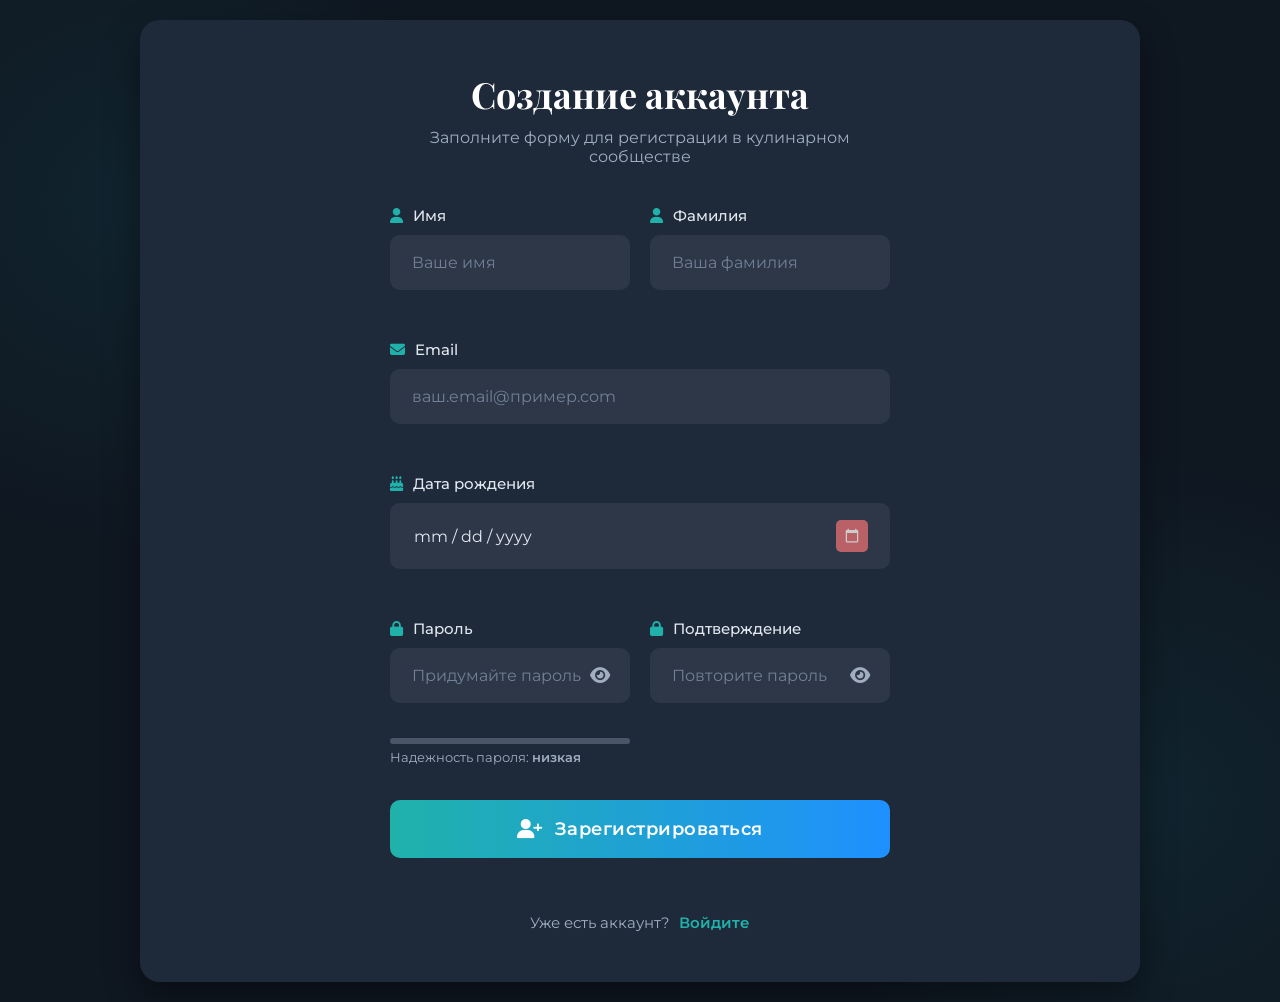
<file: authentication/registration.html>
<!DOCTYPE html>
<html lang="ru">
<head>
    <meta charset="UTF-8">
    <meta name="viewport" content="width=device-width, initial-scale=1.0">
    <title>Регистрация в приложении рецептов</title>
    <link rel="stylesheet" href="registration.css">
    <link rel="stylesheet" href="https://cdnjs.cloudflare.com/ajax/libs/font-awesome/6.4.0/css/all.min.css">
    <link rel="stylesheet" href="https://fonts.googleapis.com/css2?family=Montserrat:wght@300;400;500;600&family=Playfair+Display:wght@600;700&display=swap">
</head>
<body>
    <div class="container">
        <div class="right-side">
            <div class="register-form-container">
                <div class="form-header">
                    <h2>Создание аккаунта</h2>
                    <p>Заполните форму для регистрации в кулинарном сообществе</p>
                </div>
                
                <form id="registerForm" class="register-form">
                    <div class="form-row">
                        <div class="input-group">
                            <label for="firstName">
                                <i class="fas fa-user"></i> Имя
                            </label>
                            <input type="text" id="firstName" name="firstName" placeholder="Ваше имя" required>
                            <div class="error-message" id="firstName-error"></div>
                        </div>
                        
                        <div class="input-group">
                            <label for="lastName">
                                <i class="fas fa-user"></i> Фамилия
                            </label>
                            <input type="text" id="lastName" name="lastName" placeholder="Ваша фамилия" required>
                            <div class="error-message" id="lastName-error"></div>
                        </div>
                    </div>
                    
                    <div class="input-group">
                        <label for="email">
                            <i class="fas fa-envelope"></i> Email
                        </label>
                        <input type="email" id="email" name="email" placeholder="ваш.email@пример.com" required>
                        <div class="error-message" id="email-error"></div>
                    </div>
                    
                    <div class="input-group">
                        <label for="birthDate">
                            <i class="fas fa-birthday-cake"></i> Дата рождения
                        </label>
                        <input type="date" id="birthDate" name="birthDate" required>
                        <div class="error-message" id="birthDate-error"></div>
                    </div>
                    
                    <div class="form-row">
                        <div class="input-group">
                            <label for="password">
                                <i class="fas fa-lock"></i> Пароль
                            </label>
                            <div class="password-wrapper">
                                <input type="password" id="password" name="password" placeholder="Придумайте пароль" required>
                                <button type="button" class="toggle-password" id="togglePassword">
                                    <i class="fas fa-eye"></i>
                                </button>
                            </div>
                            <div class="error-message" id="password-error"></div>
                            <div class="password-strength">
                                <div class="strength-bar"></div>
                                <div class="strength-text">Надежность пароля: <span>низкая</span></div>
                            </div>
                        </div>
                        
                        <div class="input-group">
                            <label for="confirmPassword">
                                <i class="fas fa-lock"></i> Подтверждение
                            </label>
                            <div class="password-wrapper">
                                <input type="password" id="confirmPassword" name="confirmPassword" placeholder="Повторите пароль" required>
                                <button type="button" class="toggle-password" id="toggleConfirmPassword">
                                    <i class="fas fa-eye"></i>
                                </button>
                            </div>
                            <div class="error-message" id="confirmPassword-error"></div>
                        </div>
                    </div>
                    
                    <button type="submit" class="register-btn">
                        <i class="fas fa-user-plus"></i> Зарегистрироваться
                    </button>
                    
                    <div class="login-link">
                        Уже есть аккаунт? <a href="http://localhost:4000/authentication/authentication.html">Войдите</a>
                    </div>
                </form>
            </div>
        </div>
    </div>
    
    <script src="registration.js"></script>
</body>
</html>
</file>
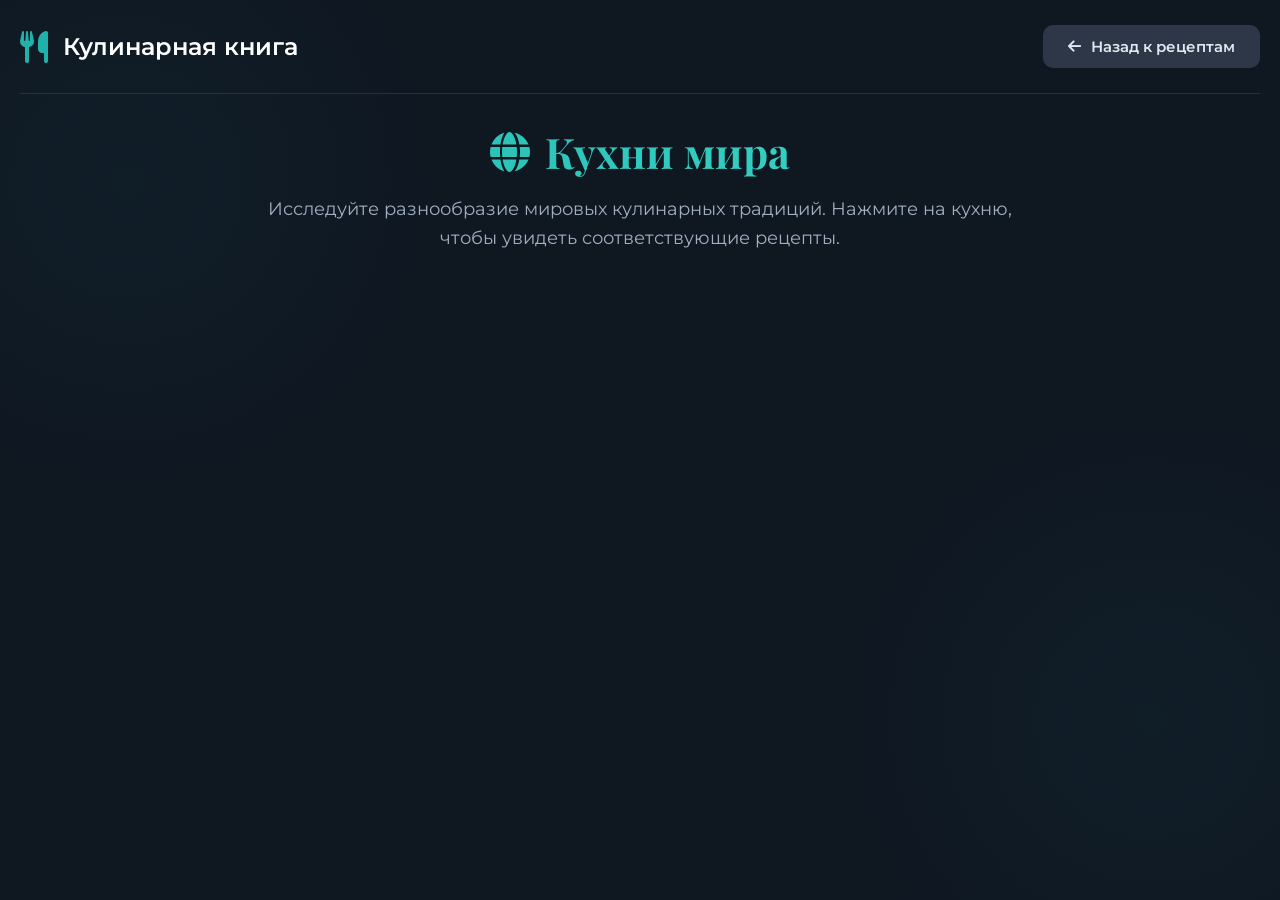
<file: cuisines/cuisines.html>
<!DOCTYPE html>
<html lang="ru">
<head>
    <meta charset="UTF-8">
    <meta name="viewport" content="width=device-width, initial-scale=1.0">
    <title>Кухни мира - Кулинарная книга</title>
    <link rel="stylesheet" href="cuisines.css">
    <link rel="stylesheet" href="https://cdnjs.cloudflare.com/ajax/libs/font-awesome/6.4.0/css/all.min.css">
    <link rel="stylesheet" href="https://fonts.googleapis.com/css2?family=Montserrat:wght@300;400;500;600&family=Playfair+Display:wght@600;700&display=swap">
</head>
<body>
    <div class="container">
        <header class="header">
            <div class="logo">
                <i class="fas fa-utensils"></i>
                <span>Кулинарная книга</span>
            </div>
            
            <div class="header-actions">
                <button class="back-btn" onclick="window.location.href='http:/\/localhost:4000/index.html'">
                    <i class="fas fa-arrow-left"></i> Назад к рецептам
                </button>
            </div>
        </header>
        
        <main class="main-content">
            <div class="page-header">
                <h1><i class="fas fa-globe"></i> Кухни мира</h1>
                <p>Исследуйте разнообразие мировых кулинарных традиций. Нажмите на кухню, чтобы увидеть соответствующие рецепты.</p>
            </div>
            
            <div class="cuisines-grid" id="cuisinesGrid">
                
            </div>
        </main>
    </div>
    
    <template id="cuisineCardTemplate">
        <div class="cuisine-card">
            <div class="cuisine-image">
                <img src="" alt="Кухня">
            </div>
            <div class="cuisine-content">
                <h3 class="cuisine-title">Название кухни</h3>
                <p class="cuisine-description">Описание кухни...</p>
            </div>
        </div>
    </template>
    
    <script src="cuisines.js"></script>
</body>
</html>
</file>
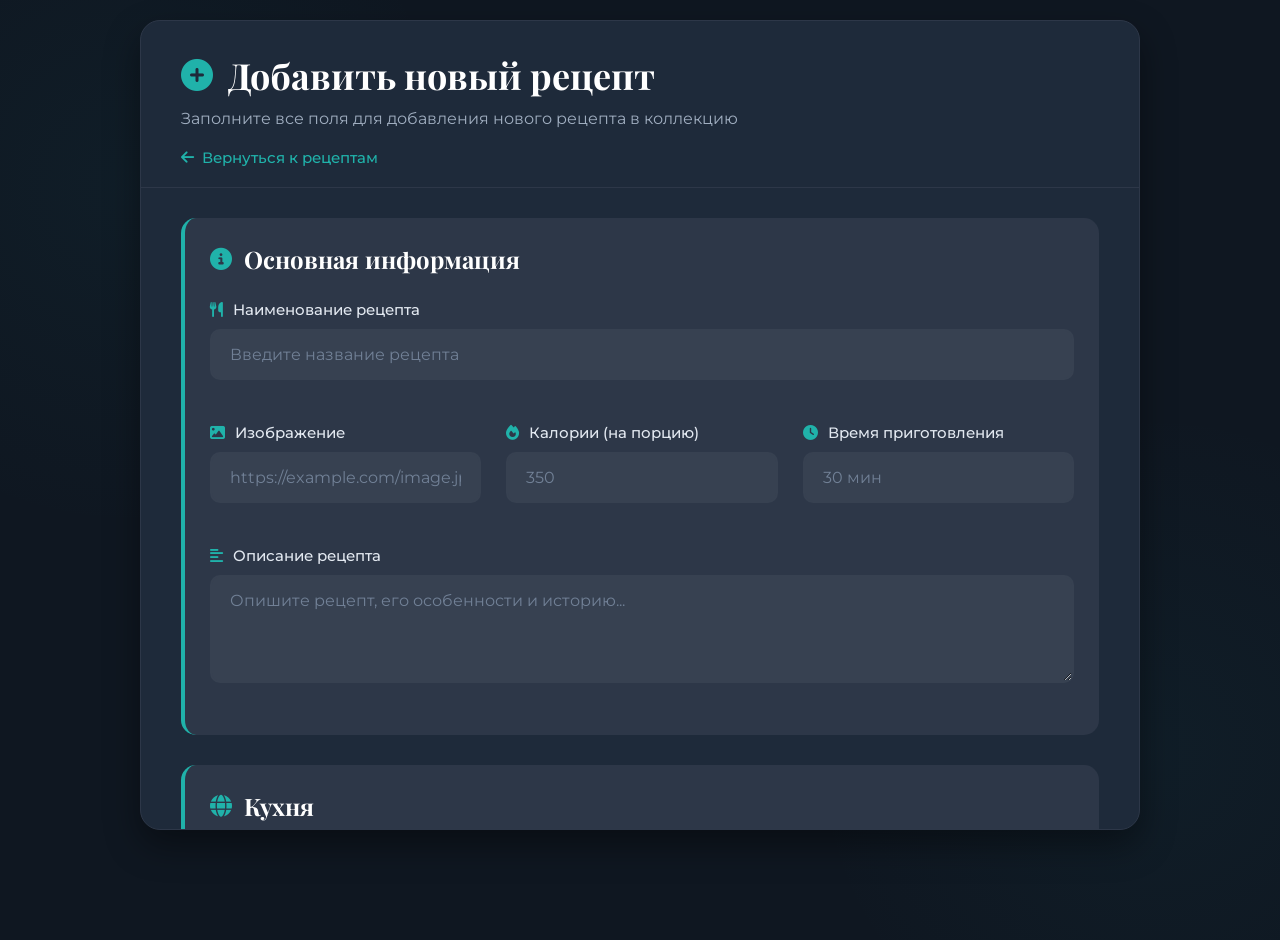
<file: new_recipe/new_recipe.html>
<!DOCTYPE html>
<html lang="ru">
<head>
    <meta charset="UTF-8">
    <meta name="viewport" content="width=device-width, initial-scale=1.0">
    <title>Добавить новый рецепт</title>
    <link rel="stylesheet" href="new_recipe.css">
    <link rel="stylesheet" href="https://cdnjs.cloudflare.com/ajax/libs/font-awesome/6.4.0/css/all.min.css">
    <link rel="stylesheet" href="https://fonts.googleapis.com/css2?family=Montserrat:wght@300;400;500;600&family=Playfair+Display:wght@600;700&display=swap">
</head>
<body>
    <div class="container">
        <div class="form-card">
            <div class="form-header">
                <h1><i class="fas fa-plus-circle"></i> Добавить новый рецепт</h1>
                <p>Заполните все поля для добавления нового рецепта в коллекцию</p>
                <a href="http://localhost:4000/index.html" class="back-link">
                    <i class="fas fa-arrow-left"></i> Вернуться к рецептам
                </a>
            </div>
            
            <form id="addRecipeForm" class="add-recipe-form">
                <div class="form-section">
                    <h2><i class="fas fa-info-circle"></i> Основная информация</h2>
                    
                    <div class="form-row">
                        <div class="input-group full-width">
                            <label for="recipeName">
                                <i class="fas fa-utensils"></i> Наименование рецепта
                            </label>
                            <input type="text" id="recipeName" name="recipeName" placeholder="Введите название рецепта" required>
                            <div class="error-message" id="recipeName-error"></div>
                        </div>
                    </div>
                    
                    <div class="form-row">
                        <div class="input-group">
                            <label for="recipeImage">
                                <i class="fas fa-image"></i> Изображение
                            </label>
                            <input type="url" id="recipeImage" name="recipeImage" placeholder="https://example.com/image.jpg" required>
                            <div class="error-message" id="recipeImage-error"></div>
                        </div>
                        
                        <div class="input-group">
                            <label for="recipeCalories">
                                <i class="fas fa-fire"></i> Калории (на порцию)
                            </label>
                            <input type="number" id="recipeCalories" name="recipeCalories" placeholder="350" min="1" required>
                            <div class="error-message" id="recipeCalories-error"></div>
                        </div>
                        
                        <div class="input-group">
                            <label for="recipeTime">
                                <i class="fas fa-clock"></i> Время приготовления
                            </label>
                            <input type="text" id="recipeTime" name="recipeTime" placeholder="30 мин" required>
                            <div class="error-message" id="recipeTime-error"></div>
                        </div>
                    </div>
                    
                    <div class="form-row">
                        <div class="input-group full-width">
                            <label for="recipeDescription">
                                <i class="fas fa-align-left"></i> Описание рецепта
                            </label>
                            <textarea id="recipeDescription" name="recipeDescription" placeholder="Опишите рецепт, его особенности и историю..." rows="4" required></textarea>
                            <div class="error-message" id="recipeDescription-error"></div>
                        </div>
                    </div>
                </div>
                
                <div class="form-section">
                    <h2><i class="fas fa-globe"></i> Кухня</h2>
                    
                    <div class="form-row">
                        <div class="input-group">
                            <label for="cuisineName">
                                <i class="fas fa-flag"></i> Наименование кухни
                            </label>
                            <select id="cuisineName" name="cuisineName" required>
                                <option value="">Выберите кухню</option>
                            </select>
                            <div class="error-message" id="cuisineName-error"></div>
                        </div>
                        
                        <div class="checkbox-group">
                            <label for="newCuisine" class="checkbox-label">
                                <input type="checkbox" id="newCuisine" name="newCuisine">
                                <span>Новая кухня</span>
                            </label>
                        </div>
                    </div>
                    
                    <div class="conditional-fields" id="cuisineFields">
                        <div class="form-row">
                            <div class="input-group">
                                <label for="cuisineImage">
                                    <i class="fas fa-image"></i> Изображение кухни
                                </label>
                                <input type="url" id="cuisineImage" name="cuisineImage" placeholder="https://example.com/cuisine.jpg">
                            </div>
                            
                            <div class="input-group">
                                <label for="cuisineDescription">
                                    <i class="fas fa-align-left"></i> Описание кухни
                                </label>
                                <textarea id="cuisineDescription" name="cuisineDescription" placeholder="Опишите особенности этой кухни..." rows="3"></textarea>
                            </div>
                        </div>
                    </div>
                </div>
                
                <div class="form-section">
                    <h2><i class="fas fa-tag"></i> Категория</h2>
                    
                    <div class="form-row">
                        <div class="input-group">
                            <label for="categoryName">
                                <i class="fas fa-list"></i> Наименование категории
                            </label>
                            <select id="categoryName" name="categoryName" required>
                                <option value="">Выберите категорию</option>
                            </select>
                            <div class="error-message" id="categoryName-error"></div>
                        </div>
                        
                        <div class="checkbox-group">
                            <label for="newCategory" class="checkbox-label">
                                <input type="checkbox" id="newCategory" name="newCategory">
                                <span>Новая категория</span>
                            </label>
                        </div>
                    </div>
                    
                    <div class="conditional-fields" id="categoryFields">
                        <div class="form-row">
                            <div class="input-group full-width">
                                <label for="categoryDescription">
                                    <i class="fas fa-align-left"></i> Описание категории
                                </label>
                                <textarea id="categoryDescription" name="categoryDescription" placeholder="Опишите эту категорию блюд..." rows="3"></textarea>
                            </div>
                        </div>
                    </div>
                </div>
                
                <div class="form-section">
                    <h2><i class="fas fa-list-ol"></i> Шаги приготовления</h2>
                    
                    <div class="table-container">
                        <table class="steps-table" id="stepsTable">
                            <thead>
                                <tr>
                                    <th>№</th>
                                    <th>Описание шага</th>
                                    <th>Действия</th>
                                </tr>
                            </thead>
                            <tbody id="stepsTableBody">
                                
                            </tbody>
                        </table>
                    </div>
                    
                    <div class="table-actions">
                        <button type="button" class="add-row-btn" id="addStepBtn">
                            <i class="fas fa-plus"></i> Добавить шаг
                        </button>
                        <div class="steps-counter" id="stepsCounter">Добавлено шагов: 0</div>
                    </div>
                </div>
                
                <div class="form-section">
                    <h2><i class="fas fa-carrot"></i> Ингредиенты</h2>
                    
                    <div class="table-container">
                        <table class="ingredients-table" id="ingredientsTable">
                            <thead>
                                <tr>
                                    <th>Новый</th>
                                    <th>Наименование</th>
                                    <th>Количество</th>
                                    <th>Единица измерения</th>
                                    <th>Изображение</th>
                                    <th>Действия</th>
                                </tr>
                            </thead>
                            <tbody id="ingredientsTableBody">
                                
                            </tbody>
                        </table>
                    </div>
                    
                    <div class="table-actions">
                        <button type="button" class="add-row-btn" id="addIngredientBtn">
                            <i class="fas fa-plus"></i> Добавить ингредиент
                        </button>
                        <div class="ingredients-counter" id="ingredientsCounter">Добавлено ингредиентов: 0</div>
                    </div>
                </div>
                           
                <div class="form-actions">
                    <button type="submit" class="submit-btn">
                        <i class="fas fa-save"></i> Записать рецепт
                    </button>
                </div>
            </form>
        </div>
    </div>
    
    <!-- Шаблон строки для шагов приготовления -->
    <template id="stepRowTemplate">
        <tr class="step-row">
            <td class="step-number">1</td>
            <td>
                <textarea class="step-description" placeholder="Опишите этот шаг приготовления..." rows="2" required></textarea>
                <div class="error-message step-description-error"></div>
            </td>
            <td class="actions-cell">
                <button type="button" class="delete-row-btn" title="Удалить шаг">
                    <i class="fas fa-trash"></i>
                </button>
            </td>
        </tr>
    </template>
    
    <!-- Шаблон строки для ингредиентов -->
    <template id="ingredientRowTemplate">
        <tr class="ingredient-row">
            <td>
                <div class="checkbox-group">
                    <label class="checkbox-label">
                        <input type="checkbox" class="new-ingredient">
                        <span></span>
                    </label>
                </div>
            </td>
            <td>
                <input type="text" class="ingredient-name" required>
                <div class="error-message ingredient-name-error"></div>
            </td>
            <td>
                <input type="number" class="ingredient-amount" placeholder="200" step="0.01" min="0" required>
                <div class="error-message ingredient-amount-error"></div>
            </td>
            <td>
                <select class="ingredient-unit" required>
                    <option value="">Выберите</option>
                    <option value="г">г.</option>
                    <option value="мл">мл.</option>
                    <option value="шт">шт.</option>
                </select>
                <div class="error-message ingredient-unit-error"></div>
            </td>
            <td class="ingredient-image-cell">
                <div class="ingredient-image-field">
                    <input type="url" class="ingredient-image" placeholder="URL изображения">
                </div>
            </td>
            <td class="actions-cell">
                <button type="button" class="delete-row-btn" title="Удалить ингредиент">
                    <i class="fas fa-trash"></i>
                </button>
            </td>
        </tr>
    </template>
    
    <script src="new_recipe.js"></script>
</body>
</html>
</file>
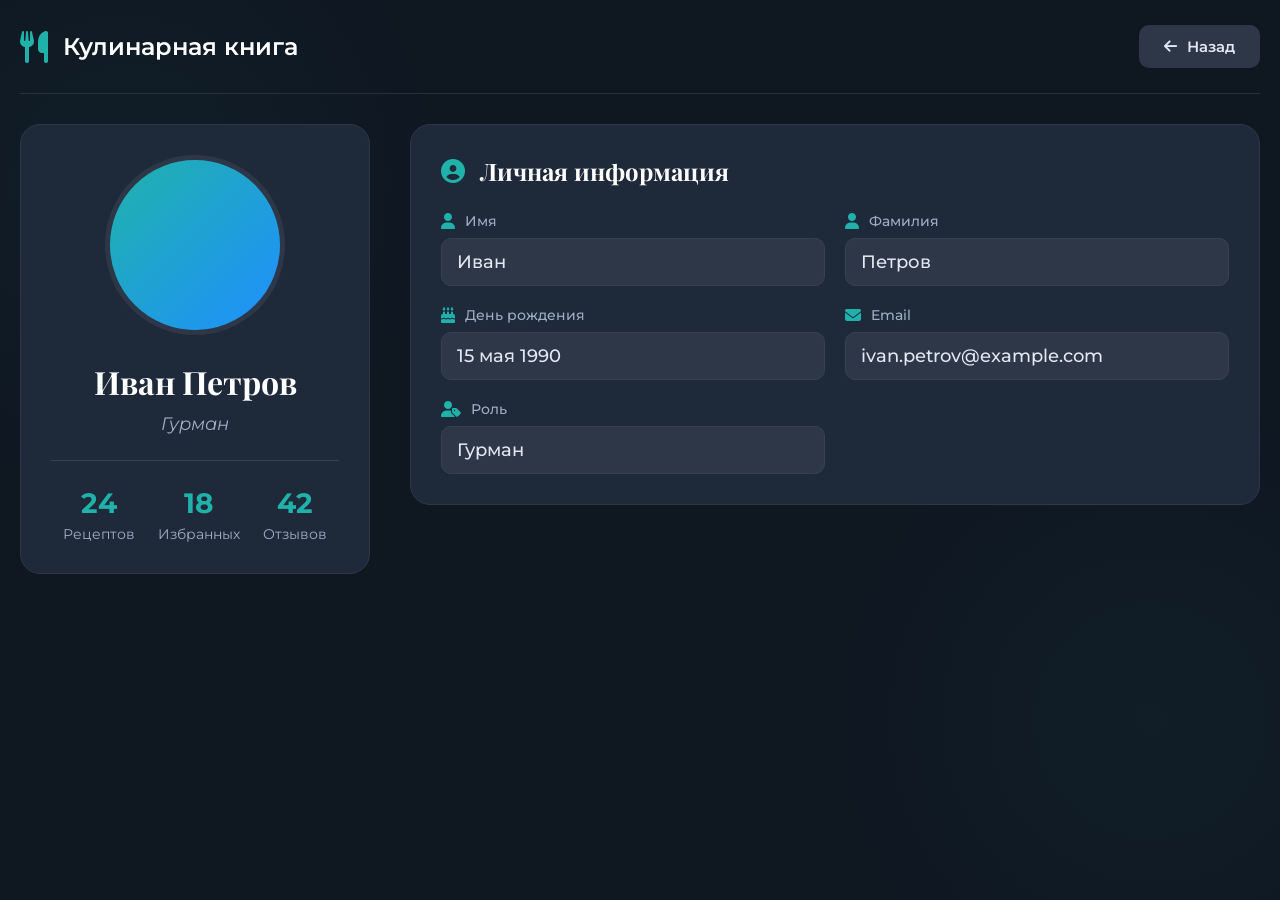
<file: profile/profile.html>
<!DOCTYPE html>
<html lang="ru">
<head>
    <meta charset="UTF-8">
    <meta name="viewport" content="width=device-width, initial-scale=1.0">
    <title>Профиль пользователя - Кулинарная книга</title>
    <link rel="stylesheet" href="profile.css">
    <link rel="stylesheet" href="https://cdnjs.cloudflare.com/ajax/libs/font-awesome/6.4.0/css/all.min.css">
    <link rel="stylesheet" href="https://fonts.googleapis.com/css2?family=Montserrat:wght@300;400;500;600&family=Playfair+Display:wght@600;700&display=swap">
</head>
<body>
    <div class="container">
        <header class="header">
            <div class="logo">
                <i class="fas fa-utensils"></i>
                <span>Кулинарная книга</span>
            </div>
            
            <div class="header-actions">
                <button class="back-btn" onclick="window.location.href='http:/\/localhost:4000/index.html'">
                    <i class="fas fa-arrow-left"></i> Назад
                </button>
                <!-- <button class="edit-profile-btn" id="editProfileBtn">
                    <i class="fas fa-edit"></i> Редактировать
                </button> -->
            </div>
        </header>
        
        <main class="main-content">
            <div class="profile-container">
                <div class="profile-left">
                    <div class="profile-avatar-section">
                        <div class="avatar-container">
                            <div class="avatar" id="userAvatar">
                                
                            </div>
                        </div>
                        <h1 class="profile-name" id="profileName">Иван Петров</h1>
                        <p class="profile-role" id="profileRole">Гурман</p>
                        <div class="profile-stats">
                            <div class="stat">
                                <div class="stat-number" id="recipesCount">24</div>
                                <div class="stat-label">Рецептов</div>
                            </div>
                            <div class="stat">
                                <div class="stat-number" id="favoritesCount">18</div>
                                <div class="stat-label">Избранных</div>
                            </div>
                            <div class="stat">
                                <div class="stat-number" id="reviewsCount">42</div>
                                <div class="stat-label">Отзывов</div>
                            </div>
                        </div>
                    </div>
                    
                    <!-- <div class="profile-quick-actions">
                        <h3><i class="fas fa-bolt"></i> Быстрые действия</h3>
                        <div class="actions-grid">
                            <button class="quick-action" onclick="window.location.href='add-recipe.html'">
                                <i class="fas fa-plus-circle"></i>
                                <span>Добавить рецепт</span>
                            </button>
                            <button class="quick-action" onclick="window.location.href='favorites.html'">
                                <i class="fas fa-heart"></i>
                                <span>Избранное</span>
                            </button>
                            <button class="quick-action" onclick="window.location.href='#reviews'">
                                <i class="fas fa-comment"></i>
                                <span>Мои отзывы</span>
                            </button>
                            <button class="quick-action" onclick="window.location.href='#settings'">
                                <i class="fas fa-cog"></i>
                                <span>Настройки</span>
                            </button>
                        </div>
                    </div> -->
                </div>
                
                <div class="profile-right">
                    <div class="profile-info-section">
                        <h2><i class="fas fa-user-circle"></i> Личная информация</h2>
                        
                        <div class="info-grid">
                            <div class="info-item">
                                <div class="info-label">
                                    <i class="fas fa-user"></i>
                                    <span>Имя</span>
                                </div>
                                <div class="info-value" id="userFirstName">Иван</div>
                            </div>
                            
                            <div class="info-item">
                                <div class="info-label">
                                    <i class="fas fa-user"></i>
                                    <span>Фамилия</span>
                                </div>
                                <div class="info-value" id="userLastName">Петров</div>
                            </div>
                            
                            <div class="info-item">
                                <div class="info-label">
                                    <i class="fas fa-birthday-cake"></i>
                                    <span>День рождения</span>
                                </div>
                                <div class="info-value" id="userBirthday">15 мая 1990</div>
                            </div>
                            
                            <div class="info-item">
                                <div class="info-label">
                                    <i class="fas fa-envelope"></i>
                                    <span>Email</span>
                                </div>
                                <div class="info-value" id="userEmail">ivan.petrov@example.com</div>
                            </div>
                            
                            <div class="info-item">
                                <div class="info-label">
                                    <i class="fas fa-user-tag"></i>
                                    <span>Роль</span>
                                </div>
                                <div class="info-value" id="userRole">Гурман</div>
                            </div>
                        </div>
                    </div>
                </div>
            </div>
        </main>
        
        <!-- Модальное окно редактирования профиля -->
        <div class="modal-overlay" id="editProfileModal">
            <div class="modal-container">
                <div class="modal-header">
                    <h2><i class="fas fa-edit"></i> Редактирование профиля</h2>
                    <button class="close-modal" id="closeEditModal">
                        <i class="fas fa-times"></i>
                    </button>
                </div>
                <div class="modal-content">
                    <form id="editProfileForm" class="edit-profile-form">
                        <div class="form-section">
                            <h3>Основная информация</h3>
                            
                            <div class="form-row">
                                <div class="input-group">
                                    <label for="editFirstName">
                                        <i class="fas fa-user"></i> Имя
                                    </label>
                                    <input type="text" id="editFirstName" name="firstName" required>
                                </div>
                                
                                <div class="input-group">
                                    <label for="editLastName">
                                        <i class="fas fa-user"></i> Фамилия
                                    </label>
                                    <input type="text" id="editLastName" name="lastName" required>
                                </div>
                            </div>
                            
                            <div class="form-row">
                                <div class="input-group">
                                    <label for="editBirthday">
                                        <i class="fas fa-birthday-cake"></i> День рождения
                                    </label>
                                    <input type="date" id="editBirthday" name="birthday" required>
                                </div>
                                
                                <div class="input-group">
                                    <label for="editEmail">
                                        <i class="fas fa-envelope"></i> Email
                                    </label>
                                    <input type="email" id="editEmail" name="email" required>
                                </div>
                            </div>
                            
                            <div class="input-group">
                                <label for="editBio">
                                    <i class="fas fa-align-left"></i> О себе
                                </label>
                                <textarea id="editBio" name="bio" rows="4" placeholder="Расскажите о себе..."></textarea>
                            </div>
                        </div>
                        
                        <div class="form-section">
                            <h3>Предпочтения</h3>
                            
                            <div class="form-row">
                                <div class="input-group">
                                    <label for="editFavoriteCuisine">
                                        <i class="fas fa-utensils"></i> Любимая кухня
                                    </label>
                                    <select id="editFavoriteCuisine" name="favoriteCuisine">
                                        <option value="">Выберите кухню</option>
                                        <option value="Итальянская">Итальянская</option>
                                        <option value="Французская">Французская</option>
                                        <option value="Японская">Японская</option>
                                        <option value="Мексиканская">Мексиканская</option>
                                        <option value="Русская">Русская</option>
                                        <option value="Другая">Другая</option>
                                    </select>
                                </div>
                                
                                <div class="input-group">
                                    <label for="editSkillLevel">
                                        <i class="fas fa-fire"></i> Уровень сложности
                                    </label>
                                    <select id="editSkillLevel" name="skillLevel">
                                        <option value="Начинающий">Начинающий</option>
                                        <option value="Средний">Средний</option>
                                        <option value="Продвинутый">Продвинутый</option>
                                        <option value="Шеф-повар">Шеф-повар</option>
                                    </select>
                                </div>
                            </div>
                            
                            <div class="form-row">
                                <div class="input-group">
                                    <label for="editCookingTime">
                                        <i class="fas fa-clock"></i> Время готовки
                                    </label>
                                    <select id="editCookingTime" name="cookingTime">
                                        <option value="До 30 мин">До 30 минут</option>
                                        <option value="30-60 мин">30-60 минут</option>
                                        <option value="1-2 часа">1-2 часа</option>
                                        <option value="Более 2 часов">Более 2 часов</option>
                                    </select>
                                </div>
                                
                                <div class="input-group">
                                    <label for="editDietType">
                                        <i class="fas fa-carrot"></i> Диета
                                    </label>
                                    <select id="editDietType" name="dietType">
                                        <option value="Без ограничений">Без ограничений</option>
                                        <option value="Вегетарианская">Вегетарианская</option>
                                        <option value="Веганская">Веганская</option>
                                        <option value="Без глютена">Без глютена</option>
                                        <option value="Низкоуглеводная">Низкоуглеводная</option>
                                    </select>
                                </div>
                            </div>
                        </div>
                        
                        <div class="form-actions">
                            <button type="button" class="cancel-btn" id="cancelEditBtn">
                                <i class="fas fa-times"></i> Отмена
                            </button>
                            <button type="submit" class="save-btn">
                                <i class="fas fa-save"></i> Сохранить изменения
                            </button>
                        </div>
                    </form>
                </div>
            </div>
        </div>
        
        <!-- Модальное окно смены аватара -->
        <div class="modal-overlay" id="avatarModal">
            <div class="modal-container">
                <div class="modal-header">
                    <h2><i class="fas fa-camera"></i> Смена аватара</h2>
                    <button class="close-modal" id="closeAvatarModal">
                        <i class="fas fa-times"></i>
                    </button>
                </div>
                <div class="modal-content">
                    <div class="avatar-options">
                        <h3>Выберите новый аватар</h3>
                        <div class="avatar-grid" id="avatarGrid">
                            <!-- Аватары будут сгенерированы через JS -->
                        </div>
                        
                        <div class="avatar-upload">
                            <h3>Или загрузите свое фото</h3>
                            <div class="upload-area" id="uploadArea">
                                <i class="fas fa-cloud-upload-alt"></i>
                                <p>Перетащите сюда изображение или</p>
                                <button class="upload-btn" id="uploadBtn">Выберите файл</button>
                                <input type="file" id="avatarUpload" accept="image/*" style="display: none;">
                                <p class="upload-hint">JPG, PNG или GIF, максимум 5MB</p>
                            </div>
                        </div>
                    </div>
                    
                    <div class="modal-actions">
                        <button class="cancel-btn" id="cancelAvatarBtn">
                            <i class="fas fa-times"></i> Отмена
                        </button>
                        <button class="save-btn" id="saveAvatarBtn" disabled>
                            <i class="fas fa-save"></i> Сохранить
                        </button>
                    </div>
                </div>
            </div>
        </div>
    </div>
    
    <!-- Шаблон аватара -->
    <template id="avatarTemplate">
        <div class="avatar-option">
            <div class="avatar-icon"></div>
        </div>
    </template>
    
    <script src="profile.js"></script>
</body>
</html>
</file>
<file: authentication/registration.css>
/* Общие стили */
* {
    margin: 0;
    padding: 0;
    box-sizing: border-box;
    font-family: 'Montserrat', sans-serif;
}

body {
    background-color: #0f1721;
    color: #e2e8f0;
    min-height: 100vh;
    display: flex;
    justify-content: center;
    align-items: center;
    padding: 20px;
    background-image: 
        radial-gradient(circle at 10% 20%, rgba(32, 148, 164, 0.1) 0%, transparent 25%),
        radial-gradient(circle at 90% 80%, rgba(32, 148, 164, 0.1) 0%, transparent 25%);
}

.container {
    display: flex;
    max-width: 1000px;
    width: 100%;
    height: auto;
    min-height: 750px;
    border-radius: 20px;
    overflow: hidden;
    box-shadow: 0 15px 35px rgba(0, 0, 0, 0.4);
    background-color: #1a2332;
}

/* Правая сторона */
.right-side {
    flex: 1;
    padding: 50px 40px;
    display: flex;
    flex-direction: column;
    justify-content: center;
    background-color: #1e2a3a;
}

.register-form-container {
    max-width: 500px;
    width: 100%;
    margin: 0 auto;
}

.form-header {
    text-align: center;
    margin-bottom: 40px;
}

.form-header h2 {
    font-family: 'Playfair Display', serif;
    font-size: 36px;
    color: #ffffff;
    margin-bottom: 10px;
    font-weight: 700;
}

.form-header p {
    color: #a0aec0;
    font-size: 16px;
}

/* Форма */
.register-form {
    display: flex;
    flex-direction: column;
    gap: 25px;
}

.form-row {
    display: flex;
    gap: 20px;
}

.form-row .input-group {
    flex: 1;
}

.input-group label {
    display: flex;
    align-items: center;
    margin-bottom: 10px;
    font-weight: 500;
    color: #e2e8f0;
    font-size: 15px;
}

.input-group label i {
    margin-right: 10px;
    color: #20b2aa;
}

.input-group input {
    width: 100%;
    padding: 16px 20px;
    border: 2px solid #2d3748;
    border-radius: 10px;
    font-size: 16px;
    transition: all 0.3s ease;
    background-color: #2d3748;
    color: #e2e8f0;
}

/* Специальные стили для поля даты */
.input-group input[type="date"] {
    padding: 15px 20px;
    font-family: 'Montserrat', sans-serif;
    cursor: pointer;
}

/* Стилизация календаря в браузерах */
.input-group input[type="date"]::-webkit-calendar-picker-indicator {
    background-color: #20b2aa;
    padding: 8px;
    border-radius: 5px;
    cursor: pointer;
    filter: invert(0.8);
    margin-left: 5px;
}

.input-group input[type="date"]::-webkit-datetime-edit-fields-wrapper {
    color: #e2e8f0;
}

.input-group input[type="date"]::-webkit-datetime-edit-text,
.input-group input[type="date"]::-webkit-datetime-edit-month-field,
.input-group input[type="date"]::-webkit-datetime-edit-day-field,
.input-group input[type="date"]::-webkit-datetime-edit-year-field {
    color: #e2e8f0;
    padding: 0 2px;
}

/* Для Firefox */
.input-group input[type="date"]::-moz-placeholder {
    color: #718096;
}

.input-group input::placeholder {
    color: #718096;
}

.input-group input:focus {
    outline: none;
    border-color: #20b2aa;
    box-shadow: 0 0 0 3px rgba(32, 178, 170, 0.2);
    background-color: #374151;
}

.password-wrapper {
    position: relative;
}

.toggle-password {
    position: absolute;
    right: 15px;
    top: 50%;
    transform: translateY(-50%);
    background: none;
    border: none;
    color: #a0aec0;
    cursor: pointer;
    font-size: 18px;
    transition: color 0.2s;
    padding: 5px;
}

.toggle-password:hover {
    color: #20b2aa;
}

.error-message {
    color: #fc8181;
    font-size: 14px;
    margin-top: 5px;
    min-height: 20px;
}

/* Подсказка под полем */
.hint {
    color: #a0aec0;
    font-size: 13px;
    margin-top: 8px;
    font-style: italic;
    opacity: 0.8;
}

/* Индикатор сложности пароля */
.password-strength {
    margin-top: 10px;
}

.strength-bar {
    height: 6px;
    background-color: #4a5568;
    border-radius: 3px;
    overflow: hidden;
    margin-bottom: 5px;
    position: relative;
}

.strength-bar::before {
    content: '';
    position: absolute;
    height: 100%;
    width: 0%;
    background-color: #fc8181;
    transition: width 0.3s ease, background-color 0.3s ease;
    border-radius: 3px;
}

.strength-text {
    color: #a0aec0;
    font-size: 13px;
}

.strength-text span {
    font-weight: 600;
}

/* Кнопка регистрации */
.register-btn {
    background: linear-gradient(to right, #20b2aa, #1e90ff);
    color: white;
    border: none;
    padding: 18px;
    border-radius: 10px;
    font-size: 18px;
    font-weight: 600;
    cursor: pointer;
    display: flex;
    justify-content: center;
    align-items: center;
    transition: all 0.3s ease;
    margin-top: 10px;
    letter-spacing: 0.5px;
}

.register-btn i {
    margin-right: 12px;
    font-size: 20px;
}

.register-btn:hover {
    background: linear-gradient(to right, #1e90ff, #20b2aa);
    transform: translateY(-3px);
    box-shadow: 0 7px 20px rgba(32, 178, 170, 0.3);
}

.register-btn:active {
    transform: translateY(-1px);
}

.login-link {
    text-align: center;
    margin-top: 30px;
    color: #a0aec0;
    font-size: 15px;
}

.login-link a {
    color: #20b2aa;
    font-weight: 600;
    text-decoration: none;
    margin-left: 5px;
}

.login-link a:hover {
    text-decoration: underline;
    color: #40e0d0;
}

/* Анимации */
@keyframes fadeIn {
    from { opacity: 0; transform: translateY(20px); }
    to { opacity: 1; transform: translateY(0); }
}

.register-form-container {
    animation: fadeIn 0.8s ease-out;
}

/* Адаптивность */
@media (max-width: 1200px) {
    .container {
        flex-direction: column;
        height: auto;
        max-width: 700px;
    }
    
    .right-side {
        padding: 40px 30px;
    }
    
    .form-row {
        flex-direction: column;
        gap: 25px;
    }
}

@media (max-width: 576px) {
    .container {
        border-radius: 15px;
    }
    
    .right-side {
        padding: 35px 25px;
    }
    
    .form-header h2 {
        font-size: 32px;
    }
    
    .input-group input[type="date"] {
        font-size: 15px;
        padding: 14px 18px;
    }
}
</file>
<file: cuisines/cuisines.css>
/* Общие стили */
* {
    margin: 0;
    padding: 0;
    box-sizing: border-box;
    font-family: 'Montserrat', sans-serif;
}

body {
    background-color: #0f1721;
    color: #e2e8f0;
    min-height: 100vh;
    padding: 0;
    background-image: 
        radial-gradient(circle at 10% 20%, rgba(32, 148, 164, 0.05) 0%, transparent 25%),
        radial-gradient(circle at 90% 80%, rgba(32, 148, 164, 0.05) 0%, transparent 25%);
}

.container {
    max-width: 1400px;
    width: 100%;
    margin: 0 auto;
    padding: 0 20px;
    display: flex;
    flex-direction: column;
    min-height: 100vh;
}

/* Шапка */
.header {
    padding: 25px 0;
    border-bottom: 1px solid rgba(255, 255, 255, 0.1);
    margin-bottom: 30px;
    display: flex;
    justify-content: space-between;
    align-items: center;
    flex-wrap: wrap;
    gap: 20px;
}

.logo {
    display: flex;
    align-items: center;
    font-size: 24px;
    font-weight: 600;
    color: #ffffff;
}

.logo i {
    font-size: 32px;
    margin-right: 15px;
    color: #20b2aa;
}

.header-actions {
    display: flex;
    align-items: center;
    gap: 25px;
    flex-wrap: wrap;
}

.back-btn {
    padding: 12px 25px;
    border-radius: 10px;
    border: none;
    font-weight: 600;
    cursor: pointer;
    display: flex;
    align-items: center;
    transition: all 0.3s ease;
    font-size: 15px;
    background-color: #2d3748;
    color: #e2e8f0;
}

.back-btn i {
    margin-right: 10px;
}

.back-btn:hover {
    background-color: #374151;
    transform: translateY(-2px);
}

.search-box {
    display: flex;
    align-items: center;
    background-color: #2d3748;
    border-radius: 10px;
    padding: 10px 20px;
    border: 2px solid #374151;
    transition: all 0.3s ease;
    min-width: 300px;
}

.search-box:focus-within {
    border-color: #20b2aa;
    box-shadow: 0 0 0 3px rgba(32, 178, 170, 0.2);
}

.search-box i {
    color: #a0aec0;
    margin-right: 12px;
    font-size: 18px;
}

.search-box input {
    flex: 1;
    background: transparent;
    border: none;
    color: #e2e8f0;
    font-size: 16px;
    outline: none;
    min-width: 0;
}

.search-box input::placeholder {
    color: #718096;
}

/* Основной контент */
.main-content {
    flex: 1;
    padding: 0 0 40px;
}

/* Заголовок страницы */
.page-header {
    text-align: center;
    margin-bottom: 40px;
}

.page-header h1 {
    font-family: 'Playfair Display', serif;
    font-size: 42px;
    color: #ffffff;
    margin-bottom: 15px;
    font-weight: 700;
    display: flex;
    align-items: center;
    justify-content: center;
    background: linear-gradient(90deg, #20b2aa, #40e0d0);
    -webkit-background-clip: text;
    -webkit-text-fill-color: transparent;
    background-clip: text;
}

.page-header h1 i {
    margin-right: 15px;
    font-size: 40px;
}

.page-header p {
    color: #a0aec0;
    font-size: 18px;
    max-width: 800px;
    margin: 0 auto 25px;
    line-height: 1.6;
}

.cuisine-stats {
    display: flex;
    justify-content: center;
    gap: 30px;
    margin-top: 25px;
}

.stat {
    display: flex;
    align-items: center;
    background-color: rgba(32, 178, 170, 0.1);
    padding: 12px 25px;
    border-radius: 15px;
    border: 1px solid rgba(32, 178, 170, 0.3);
}

.stat i {
    margin-right: 12px;
    color: #20b2aa;
    font-size: 20px;
}

.stat span {
    color: #e2e8f0;
    font-size: 16px;
}

.stat strong {
    color: #20b2aa;
    font-weight: 700;
}

/* Сетка кухонь */
.cuisines-grid {
    display: grid;
    grid-template-columns: repeat(auto-fill, minmax(350px, 1fr));
    gap: 30px;
    margin-top: 40px;
}

.cuisine-card {
    background-color: #1e2a3a;
    border-radius: 20px;
    overflow: hidden;
    cursor: pointer;
    transition: all 0.4s ease;
    border: 2px solid #2d3748;
    height: 100%;
    display: flex;
    flex-direction: column;
}

.cuisine-card:hover {
    transform: translateY(-15px);
    box-shadow: 0 20px 40px rgba(0, 0, 0, 0.4);
    border-color: #20b2aa;
}

.cuisine-image {
    height: 200px;
    overflow: hidden;
    position: relative;
}

.cuisine-image img {
    width: 100%;
    height: 100%;
    object-fit: cover;
    transition: transform 0.6s ease;
}

.cuisine-card:hover .cuisine-image img {
    transform: scale(1.1);
}

.cuisine-content {
    padding: 25px;
    flex-grow: 1;
    display: flex;
    flex-direction: column;
}

.cuisine-title {
    font-family: 'Playfair Display', serif;
    font-size: 24px;
    color: #ffffff;
    margin-bottom: 15px;
    font-weight: 700;
    line-height: 1.3;
}

.cuisine-description {
    color: #a0aec0;
    font-size: 15px;
    line-height: 1.5;
    margin-bottom: 20px;
    flex-grow: 1;
    display: -webkit-box;
    -webkit-line-clamp: 3;
    -webkit-box-orient: vertical;
    overflow: hidden;
}

.cuisine-meta {
    display: flex;
    justify-content: space-between;
    align-items: center;
    margin-top: auto;
    padding-top: 20px;
    border-top: 1px solid #374151;
}

.meta-item {
    display: flex;
    align-items: center;
    color: #cbd5e1;
    font-size: 14px;
}

.meta-item i {
    margin-right: 8px;
    color: #20b2aa;
}

.meta-item .recipe-count {
    font-weight: 600;
    color: #20b2aa;
}

.meta-item .cuisine-rating {
    font-weight: 600;
    color: #fbbf24;
}

/* Модальное окно кухни */
.modal-overlay {
    position: fixed;
    top: 0;
    left: 0;
    right: 0;
    bottom: 0;
    background-color: rgba(0, 0, 0, 0.85);
    display: flex;
    align-items: center;
    justify-content: center;
    z-index: 1000;
    opacity: 0;
    visibility: hidden;
    transition: all 0.3s ease;
    padding: 20px;
}

.modal-overlay.active {
    opacity: 1;
    visibility: visible;
}

.modal-container {
    background-color: #1e2a3a;
    border-radius: 20px;
    max-width: 800px;
    width: 100%;
    max-height: 90vh;
    overflow-y: auto;
    box-shadow: 0 25px 60px rgba(0, 0, 0, 0.6);
    border: 1px solid #2d3748;
}

.modal-header {
    display: flex;
    justify-content: space-between;
    align-items: center;
    padding: 25px 30px;
    border-bottom: 1px solid #2d3748;
}

.modal-header h2 {
    font-family: 'Playfair Display', serif;
    font-size: 32px;
    color: #ffffff;
    font-weight: 700;
    background: linear-gradient(90deg, #20b2aa, #40e0d0);
    -webkit-background-clip: text;
    -webkit-text-fill-color: transparent;
    background-clip: text;
}

.close-modal {
    background: none;
    border: none;
    color: #a0aec0;
    font-size: 24px;
    cursor: pointer;
    width: 45px;
    height: 45px;
    border-radius: 50%;
    display: flex;
    align-items: center;
    justify-content: center;
    transition: all 0.3s ease;
}

.close-modal:hover {
    background-color: rgba(252, 129, 129, 0.1);
    color: #fc8181;
}

.modal-content {
    padding: 30px;
    display: grid;
    grid-template-columns: 1fr 1fr;
    gap: 30px;
}

.modal-image {
    border-radius: 15px;
    overflow: hidden;
    height: 300px;
}

.modal-image img {
    width: 100%;
    height: 100%;
    object-fit: cover;
}

.modal-info {
    display: flex;
    flex-direction: column;
}

.modal-description {
    margin-bottom: 25px;
}

.modal-description h3 {
    color: #ffffff;
    margin-bottom: 15px;
    font-size: 22px;
    font-weight: 600;
}

.modal-description p {
    color: #cbd5e1;
    line-height: 1.6;
    font-size: 16px;
}

.modal-details {
    background-color: #2d3748;
    border-radius: 15px;
    padding: 20px;
    margin-bottom: 25px;
}

.detail {
    display: flex;
    align-items: flex-start;
    margin-bottom: 20px;
}

.detail:last-child {
    margin-bottom: 0;
}

.detail i {
    margin-right: 15px;
    color: #20b2aa;
    font-size: 20px;
    margin-top: 3px;
}

.detail h4 {
    color: #ffffff;
    margin-bottom: 5px;
    font-size: 16px;
    font-weight: 600;
}

.detail p {
    color: #cbd5e1;
    font-size: 15px;
}

.modal-actions {
    display: flex;
    gap: 15px;
    margin-top: auto;
}

.action-btn {
    flex: 1;
    padding: 15px;
    border-radius: 10px;
    border: none;
    font-weight: 600;
    cursor: pointer;
    display: flex;
    align-items: center;
    justify-content: center;
    transition: all 0.3s ease;
    font-size: 16px;
}

.action-btn i {
    margin-right: 10px;
    font-size: 18px;
}

.action-btn.view-recipes {
    background: linear-gradient(to right, #20b2aa, #1e90ff);
    color: white;
}

.action-btn.view-recipes:hover {
    background: linear-gradient(to right, #1e90ff, #20b2aa);
    transform: translateY(-2px);
    box-shadow: 0 5px 20px rgba(32, 178, 170, 0.4);
}

.action-btn.close {
    background-color: #2d3748;
    color: #e2e8f0;
}

.action-btn.close:hover {
    background-color: #374151;
    color: #fc8181;
}

/* Футер */
.footer {
    padding: 30px 0;
    border-top: 1px solid rgba(255, 255, 255, 0.1);
    margin-top: 40px;
}

.footer-content {
    text-align: center;
    color: #a0aec0;
}

.footer-content p {
    margin-bottom: 10px;
    font-size: 15px;
}

.footer-content p:last-child {
    margin-bottom: 0;
    font-style: italic;
}

/* Адаптивность */
@media (max-width: 1200px) {
    .cuisines-grid {
        grid-template-columns: repeat(auto-fill, minmax(320px, 1fr));
        gap: 25px;
    }
}

@media (max-width: 992px) {
    .header {
        flex-direction: column;
        text-align: center;
        gap: 25px;
    }
    
    .header-actions {
        width: 100%;
        justify-content: center;
    }
    
    .search-box {
        min-width: 250px;
    }
    
    .page-header h1 {
        font-size: 36px;
    }
    
    .modal-content {
        grid-template-columns: 1fr;
    }
    
    .modal-image {
        height: 250px;
    }
}

@media (max-width: 768px) {
    .container {
        padding: 0 15px;
    }
    
    .page-header h1 {
        font-size: 32px;
    }
    
    .page-header p {
        font-size: 16px;
    }
    
    .cuisine-stats {
        flex-direction: column;
        gap: 15px;
        align-items: center;
    }
    
    .stat {
        width: 100%;
        max-width: 250px;
        justify-content: center;
    }
    
    .cuisines-grid {
        grid-template-columns: repeat(auto-fill, minmax(280px, 1fr));
        gap: 20px;
    }
    
    .modal-header h2 {
        font-size: 28px;
    }
    
    .modal-actions {
        flex-direction: column;
    }
    
    .action-btn {
        width: 100%;
    }
}

@media (max-width: 576px) {
    .page-header h1 {
        font-size: 28px;
    }
    
    .logo {
        font-size: 20px;
    }
    
    .logo i {
        font-size: 26px;
    }
    
    .header-actions {
        flex-direction: column;
        gap: 15px;
    }
    
    .search-box {
        width: 100%;
        min-width: 100%;
    }
    
    .cuisines-grid {
        grid-template-columns: 1fr;
    }
    
    .cuisine-card {
        max-width: 400px;
        margin: 0 auto;
    }
    
    .modal-header {
        padding: 20px;
    }
    
    .modal-content {
        padding: 20px;
    }
    
    .modal-description h3 {
        font-size: 20px;
    }
}
</file>
<file: new_recipe/new_recipe.css>
/* Общие стили */
* {
    margin: 0;
    padding: 0;
    box-sizing: border-box;
    font-family: 'Montserrat', sans-serif;
}

body {
    background-color: #0f1721;
    color: #e2e8f0;
    min-height: 100vh;
    padding: 20px;
    background-image: 
        radial-gradient(circle at 10% 20%, rgba(32, 148, 164, 0.05) 0%, transparent 25%),
        radial-gradient(circle at 90% 80%, rgba(32, 148, 164, 0.05) 0%, transparent 25%);
}

.container {
    display: flex;
    justify-content: center;
    align-items: flex-start;
    min-height: 100vh;
}

/* Карточка формы */
.form-card {
    background-color: #1e2a3a;
    border-radius: 20px;
    width: 100%;
    max-width: 1000px;
    box-shadow: 0 15px 35px rgba(0, 0, 0, 0.4);
    border: 1px solid #2d3748;
    overflow: hidden;
    max-height: 90vh;
    display: flex;
    flex-direction: column;
}

.form-header {
    padding: 30px 40px 20px;
    border-bottom: 1px solid #2d3748;
    flex-shrink: 0;
}

.form-header h1 {
    font-family: 'Playfair Display', serif;
    font-size: 36px;
    color: #ffffff;
    margin-bottom: 10px;
    font-weight: 700;
    display: flex;
    align-items: center;
}

.form-header h1 i {
    margin-right: 15px;
    color: #20b2aa;
    font-size: 32px;
}

.form-header p {
    color: #a0aec0;
    font-size: 16px;
    margin-bottom: 20px;
}

.back-link {
    display: inline-flex;
    align-items: center;
    color: #20b2aa;
    text-decoration: none;
    font-weight: 500;
    transition: all 0.3s ease;
    font-size: 15px;
}

.back-link i {
    margin-right: 8px;
}

.back-link:hover {
    color: #40e0d0;
    text-decoration: underline;
}

/* Форма */
.add-recipe-form {
    padding: 0 40px 40px;
    overflow-y: auto;
    flex-grow: 1;
}

/* Секции формы */
.form-section {
    margin: 30px 0;
    padding: 25px;
    background-color: #2d3748;
    border-radius: 15px;
    border-left: 4px solid #20b2aa;
}

.form-section h2 {
    font-family: 'Playfair Display', serif;
    font-size: 24px;
    color: #ffffff;
    margin-bottom: 25px;
    font-weight: 700;
    display: flex;
    align-items: center;
}

.form-section h2 i {
    margin-right: 12px;
    color: #20b2aa;
    font-size: 22px;
}

/* Строки формы */
.form-row {
    display: flex;
    gap: 25px;
    margin-bottom: 20px;
    flex-wrap: wrap;
}

.form-row:last-child {
    margin-bottom: 0;
}

/* Группы ввода */
.input-group {
    flex: 1;
    min-width: 200px;
}

.input-group.full-width {
    flex: 1 0 100%;
}

.input-group label {
    display: flex;
    align-items: center;
    margin-bottom: 10px;
    font-weight: 500;
    color: #e2e8f0;
    font-size: 15px;
}

.input-group label i {
    margin-right: 10px;
    color: #20b2aa;
}

.input-group input,
.input-group select,
.input-group textarea {
    width: 100%;
    padding: 14px 18px;
    border: 2px solid #374151;
    border-radius: 10px;
    font-size: 16px;
    transition: all 0.3s ease;
    background-color: #374151;
    color: #e2e8f0;
}

.input-group input::placeholder,
.input-group textarea::placeholder {
    color: #718096;
}

.input-group input:focus,
.input-group select:focus,
.input-group textarea:focus {
    outline: none;
    border-color: #20b2aa;
    box-shadow: 0 0 0 3px rgba(32, 178, 170, 0.2);
    background-color: #4b5563;
}

.input-group textarea {
    resize: vertical;
    min-height: 60px;
    font-family: 'Montserrat', sans-serif;
}

.input-group select {
    cursor: pointer;
    appearance: none;
    background-image: url("data:image/svg+xml;charset=UTF-8,%3csvg xmlns='http://www.w3.org/2000/svg' viewBox='0 0 24 24' fill='none' stroke='%2320b2aa' stroke-width='2' stroke-linecap='round' stroke-linejoin='round'%3e%3cpolyline points='6 9 12 15 18 9'%3e%3c/polyline%3e%3c/svg%3e");
    background-repeat: no-repeat;
    background-position: right 15px center;
    background-size: 18px;
    padding-right: 45px;
}

/* Предпросмотр изображения */
.image-preview {
    margin-top: 15px;
    border-radius: 10px;
    overflow: hidden;
    background-color: #1e2a3a;
    border: 2px dashed #4b5563;
    min-height: 100px;
    display: flex;
    align-items: center;
    justify-content: center;
    text-align: center;
}

.image-preview img {
    max-width: 100%;
    max-height: 200px;
    object-fit: contain;
}

.image-preview p {
    color: #718096;
    font-size: 14px;
    padding: 20px;
}

/* Чекбоксы */
.checkbox-group {
    display: flex;
    align-items: flex-end;
    margin-bottom: 10px;
}

.checkbox-label {
    display: flex;
    align-items: center;
    cursor: pointer;
    position: relative;
    padding-left: 35px;
    margin-bottom: 0;
    font-weight: normal;
    line-height: 1.5;
    color: #e2e8f0;
}

.checkbox-label input {
    position: absolute;
    opacity: 0;
    cursor: pointer;
    height: 0;
    width: 0;
}

.checkbox-label span {
    position: relative;
}

.checkbox-label span::before {
    content: '';
    position: absolute;
    left: -35px;
    top: 2px;
    width: 22px;
    height: 22px;
    background-color: #374151;
    border: 2px solid #4b5563;
    border-radius: 5px;
    transition: all 0.2s;
}

.checkbox-label input:checked ~ span::before {
    background-color: #20b2aa;
    border-color: #20b2aa;
}

.checkbox-label span::after {
    content: '\f00c';
    font-family: 'Font Awesome 6 Free';
    font-weight: 900;
    position: absolute;
    left: -30px;
    top: 3px;
    color: white;
    font-size: 14px;
    opacity: 0;
    transition: opacity 0.2s;
}

.checkbox-label input:checked ~ span::after {
    opacity: 1;
}

/* Условные поля */
.conditional-fields {
    display: none;
    margin-top: 20px;
    padding: 20px;
    background-color: rgba(32, 178, 170, 0.05);
    border-radius: 10px;
    border: 1px dashed #20b2aa;
}

.conditional-fields.active {
    display: block;
}

/* Таблицы */
.table-container {
    overflow-x: auto;
    margin: 20px 0;
    border-radius: 10px;
    border: 1px solid #374151;
}

.steps-table,
.ingredients-table {
    width: 100%;
    border-collapse: collapse;
    background-color: #374151;
}

.steps-table th,
.ingredients-table th {
    background-color: #2d3748;
    color: #ffffff;
    font-weight: 600;
    padding: 15px;
    text-align: left;
    border-bottom: 2px solid #4b5563;
}

.steps-table td,
.ingredients-table td {
    padding: 15px;
    border-bottom: 1px solid #4b5563;
    vertical-align: top;
}

.steps-table tbody tr:hover,
.ingredients-table tbody tr:hover {
    background-color: rgba(32, 178, 170, 0.05);
}

.step-number {
    width: 60px;
    font-weight: 600;
    color: #20b2aa;
    text-align: center;
    font-size: 18px;
}

.step-description {
    width: 100%;
    padding: 10px 14px;
    border: 2px solid #4b5563;
    border-radius: 8px;
    background-color: #1e2a3a;
    color: #e2e8f0;
    font-size: 15px;
    resize: vertical;
    min-height: 60px;
    font-family: 'Montserrat', sans-serif;
}

.step-description:focus {
    outline: none;
    border-color: #20b2aa;
}

.ingredient-name,
.ingredient-amount,
.ingredient-unit,
.ingredient-image {
    width: 100%;
    padding: 10px 14px;
    border: 2px solid #4b5563;
    border-radius: 8px;
    background-color: #1e2a3a;
    color: #e2e8f0;
    font-size: 15px;
}

.ingredient-amount {
    max-width: 120px;
}

.ingredient-unit {
    max-width: 150px;
    cursor: pointer;
    appearance: none;
    background-image: url("data:image/svg+xml;charset=UTF-8,%3csvg xmlns='http://www.w3.org/2000/svg' viewBox='0 0 24 24' fill='none' stroke='%2320b2aa' stroke-width='2' stroke-linecap='round' stroke-linejoin='round'%3e%3cpolyline points='6 9 12 15 18 9'%3e%3c/polyline%3e%3c/svg%3e");
    background-repeat: no-repeat;
    background-position: right 10px center;
    background-size: 14px;
    padding-right: 35px;
}

.ingredient-image-cell {
    min-width: 250px;
}

.ingredient-image-field {
    display: none;
}

.ingredient-image-field.active {
    display: block;
}

.actions-cell {
    width: 80px;
    text-align: center;
}

/* Кнопки действий таблиц */
.delete-row-btn {
    background-color: rgba(239, 68, 68, 0.1);
    color: #fc8181;
    border: none;
    width: 36px;
    height: 36px;
    border-radius: 50%;
    display: flex;
    align-items: center;
    justify-content: center;
    cursor: pointer;
    transition: all 0.3s ease;
    font-size: 16px;
}

.delete-row-btn:hover {
    background-color: rgba(239, 68, 68, 0.2);
    transform: scale(1.1);
}

.table-actions {
    display: flex;
    justify-content: space-between;
    align-items: center;
    margin-top: 20px;
}

.add-row-btn {
    background: linear-gradient(to right, #20b2aa, #1e90ff);
    color: white;
    border: none;
    padding: 12px 25px;
    border-radius: 10px;
    font-weight: 600;
    cursor: pointer;
    display: flex;
    align-items: center;
    transition: all 0.3s ease;
    font-size: 15px;
}

.add-row-btn i {
    margin-right: 8px;
}

.add-row-btn:hover {
    background: linear-gradient(to right, #1e90ff, #20b2aa);
    transform: translateY(-2px);
    box-shadow: 0 5px 15px rgba(32, 178, 170, 0.3);
}

.steps-counter,
.ingredients-counter {
    color: #a0aec0;
    font-size: 14px;
    font-weight: 500;
}

/* Сообщения об ошибках */
.error-message {
    color: #fc8181;
    font-size: 13px;
    margin-top: 5px;
    min-height: 18px;
}

/* Кнопка отправки формы */
.form-actions {
    text-align: center;
    margin-top: 40px;
    padding-top: 30px;
    border-top: 1px solid #374151;
}

.submit-btn {
    background: linear-gradient(to right, #20b2aa, #1e90ff);
    color: white;
    border: none;
    padding: 18px 40px;
    border-radius: 12px;
    font-size: 18px;
    font-weight: 600;
    cursor: pointer;
    display: inline-flex;
    align-items: center;
    transition: all 0.3s ease;
    letter-spacing: 0.5px;
    min-width: 250px;
    justify-content: center;
}

.submit-btn i {
    margin-right: 12px;
    font-size: 20px;
}

.submit-btn:hover {
    background: linear-gradient(to right, #1e90ff, #20b2aa);
    transform: translateY(-3px);
    box-shadow: 0 10px 25px rgba(32, 178, 170, 0.4);
}

.submit-btn:disabled {
    opacity: 0.6;
    cursor: not-allowed;
    transform: none;
}

/* Адаптивность */
@media (max-width: 992px) {
    .form-card {
        max-height: 95vh;
    }
    
    .form-header,
    .add-recipe-form {
        padding: 25px 30px;
    }
    
    .form-section {
        padding: 20px;
    }
    
    .form-row {
        flex-direction: column;
        gap: 20px;
    }
    
    .input-group {
        min-width: 100%;
    }
}

@media (max-width: 768px) {
    body {
        padding: 10px;
    }
    
    .form-header h1 {
        font-size: 28px;
    }
    
    .form-section h2 {
        font-size: 22px;
    }
    
    .steps-table th,
    .ingredients-table th,
    .steps-table td,
    .ingredients-table td {
        padding: 12px 10px;
        font-size: 14px;
    }
    
    .ingredient-image-cell {
        min-width: 200px;
    }
    
    .table-actions {
        flex-direction: column;
        gap: 15px;
        align-items: flex-start;
    }
}

@media (max-width: 576px) {
    .form-header h1 {
        font-size: 24px;
    }
    
    .form-header h1 i {
        font-size: 26px;
    }
    
    .form-section {
        padding: 15px;
    }
    
    .submit-btn {
        min-width: 100%;
        padding: 16px 30px;
    }
    
    .steps-table,
    .ingredients-table {
        display: block;
    }
    
    .actions-cell {
        width: 60px;
    }
}
</file>
<file: profile/profile.css>
/* Общие стили */
* {
    margin: 0;
    padding: 0;
    box-sizing: border-box;
    font-family: 'Montserrat', sans-serif;
}

body {
    background-color: #0f1721;
    color: #e2e8f0;
    min-height: 100vh;
    padding: 0;
    background-image: 
        radial-gradient(circle at 10% 20%, rgba(32, 148, 164, 0.05) 0%, transparent 25%),
        radial-gradient(circle at 90% 80%, rgba(32, 148, 164, 0.05) 0%, transparent 25%);
}

.container {
    max-width: 1400px;
    width: 100%;
    margin: 0 auto;
    padding: 0 20px;
    display: flex;
    flex-direction: column;
    min-height: 100vh;
}

/* Шапка */
.header {
    padding: 25px 0;
    border-bottom: 1px solid rgba(255, 255, 255, 0.1);
    margin-bottom: 30px;
    display: flex;
    justify-content: space-between;
    align-items: center;
    flex-wrap: wrap;
    gap: 20px;
}

.logo {
    display: flex;
    align-items: center;
    font-size: 24px;
    font-weight: 600;
    color: #ffffff;
}

.logo i {
    font-size: 32px;
    margin-right: 15px;
    color: #20b2aa;
}

.header-actions {
    display: flex;
    align-items: center;
    gap: 15px;
}

.back-btn,
.edit-profile-btn {
    padding: 12px 25px;
    border-radius: 10px;
    border: none;
    font-weight: 600;
    cursor: pointer;
    display: flex;
    align-items: center;
    transition: all 0.3s ease;
    font-size: 15px;
}

.back-btn i,
.edit-profile-btn i {
    margin-right: 10px;
}

.back-btn {
    background-color: #2d3748;
    color: #e2e8f0;
}

.back-btn:hover {
    background-color: #374151;
    transform: translateY(-2px);
}

.edit-profile-btn {
    background: linear-gradient(to right, #20b2aa, #1e90ff);
    color: white;
}

.edit-profile-btn:hover {
    background: linear-gradient(to right, #1e90ff, #20b2aa);
    transform: translateY(-2px);
    box-shadow: 0 5px 15px rgba(32, 178, 170, 0.3);
}

/* Основной контент */
.main-content {
    flex: 1;
    padding: 0 0 40px;
}

.profile-container {
    display: grid;
    grid-template-columns: 350px 1fr;
    gap: 40px;
}

/* Левая колонка */
.profile-left {
    display: flex;
    flex-direction: column;
    gap: 30px;
}

/* Аватар и основная информация */
.profile-avatar-section {
    background-color: #1e2a3a;
    border-radius: 20px;
    padding: 30px;
    text-align: center;
    border: 1px solid #2d3748;
}

.avatar-container {
    position: relative;
    width: 180px;
    height: 180px;
    margin: 0 auto 25px;
}

.avatar {
    width: 100%;
    height: 100%;
    border-radius: 50%;
    background: linear-gradient(135deg, #20b2aa, #1e90ff);
    display: flex;
    align-items: center;
    justify-content: center;
    font-size: 60px;
    color: white;
    border: 5px solid #2d3748;
    overflow: hidden;
}

.avatar img {
    width: 100%;
    height: 100%;
    object-fit: cover;
}

.change-avatar-btn {
    position: absolute;
    bottom: 10px;
    right: 10px;
    width: 45px;
    height: 45px;
    border-radius: 50%;
    background: linear-gradient(to right, #20b2aa, #1e90ff);
    border: none;
    color: white;
    cursor: pointer;
    display: flex;
    align-items: center;
    justify-content: center;
    font-size: 18px;
    transition: all 0.3s ease;
    box-shadow: 0 4px 15px rgba(0, 0, 0, 0.2);
}

.change-avatar-btn:hover {
    transform: scale(1.1);
    box-shadow: 0 6px 20px rgba(32, 178, 170, 0.4);
}

.profile-name {
    font-family: 'Playfair Display', serif;
    font-size: 32px;
    color: #ffffff;
    margin-bottom: 10px;
    font-weight: 700;
}

.profile-role {
    color: #a0aec0;
    font-size: 18px;
    margin-bottom: 25px;
    font-style: italic;
}

.profile-stats {
    display: flex;
    justify-content: space-around;
    padding-top: 25px;
    border-top: 1px solid #374151;
}

.stat {
    text-align: center;
}

.stat-number {
    font-size: 28px;
    font-weight: 700;
    color: #20b2aa;
    margin-bottom: 5px;
}

.stat-label {
    color: #a0aec0;
    font-size: 14px;
}

/* Быстрые действия */
.profile-quick-actions {
    background-color: #1e2a3a;
    border-radius: 20px;
    padding: 25px;
    border: 1px solid #2d3748;
}

.profile-quick-actions h3 {
    font-size: 20px;
    color: #ffffff;
    margin-bottom: 20px;
    font-weight: 600;
    display: flex;
    align-items: center;
}

.profile-quick-actions h3 i {
    margin-right: 12px;
    color: #20b2aa;
    font-size: 20px;
}

.actions-grid {
    display: grid;
    grid-template-columns: repeat(2, 1fr);
    gap: 15px;
}

.quick-action {
    background-color: #2d3748;
    border: none;
    border-radius: 12px;
    padding: 15px;
    display: flex;
    flex-direction: column;
    align-items: center;
    justify-content: center;
    cursor: pointer;
    transition: all 0.3s ease;
    color: #e2e8f0;
    min-height: 90px;
}

.quick-action:hover {
    background-color: #374151;
    transform: translateY(-5px);
    border-color: #20b2aa;
}

.quick-action i {
    font-size: 28px;
    color: #20b2aa;
    margin-bottom: 10px;
}

.quick-action span {
    font-size: 14px;
    font-weight: 500;
    text-align: center;
}

/* Достижения */
.profile-badges {
    background-color: #1e2a3a;
    border-radius: 20px;
    padding: 25px;
    border: 1px solid #2d3748;
}

.profile-badges h3 {
    font-size: 20px;
    color: #ffffff;
    margin-bottom: 20px;
    font-weight: 600;
    display: flex;
    align-items: center;
}

.profile-badges h3 i {
    margin-right: 12px;
    color: #fbbf24;
    font-size: 20px;
}

.badges-list {
    display: flex;
    justify-content: center;
    gap: 15px;
    flex-wrap: wrap;
}

.badge {
    width: 60px;
    height: 60px;
    border-radius: 50%;
    background: linear-gradient(135deg, #fbbf24, #f59e0b);
    display: flex;
    align-items: center;
    justify-content: center;
    font-size: 28px;
    color: white;
    cursor: pointer;
    transition: all 0.3s ease;
    position: relative;
}

.badge:hover {
    transform: scale(1.1);
    box-shadow: 0 5px 15px rgba(251, 191, 36, 0.3);
}

.badge:hover::after {
    content: attr(title);
    position: absolute;
    bottom: -35px;
    left: 50%;
    transform: translateX(-50%);
    background-color: #2d3748;
    color: #e2e8f0;
    padding: 5px 10px;
    border-radius: 5px;
    font-size: 12px;
    white-space: nowrap;
    z-index: 10;
}

/* Правая колонка */
.profile-right {
    display: flex;
    flex-direction: column;
    gap: 30px;
}

/* Секции информации */
.profile-info-section,
.profile-bio-section,
.profile-preferences-section,
.profile-recent-activity {
    background-color: #1e2a3a;
    border-radius: 20px;
    padding: 30px;
    border: 1px solid #2d3748;
}

.profile-info-section h2,
.profile-bio-section h2,
.profile-preferences-section h2,
.profile-recent-activity h2 {
    font-family: 'Playfair Display', serif;
    font-size: 24px;
    color: #ffffff;
    margin-bottom: 25px;
    font-weight: 700;
    display: flex;
    align-items: center;
}

.profile-info-section h2 i,
.profile-bio-section h2 i,
.profile-preferences-section h2 i,
.profile-recent-activity h2 i {
    margin-right: 15px;
    color: #20b2aa;
    font-size: 24px;
}

/* Сетка информации */
.info-grid {
    display: grid;
    grid-template-columns: repeat(2, 1fr);
    gap: 20px;
}

.info-item {
    display: flex;
    flex-direction: column;
    gap: 8px;
}

.info-label {
    display: flex;
    align-items: center;
    color: #a0aec0;
    font-size: 14px;
    font-weight: 500;
}

.info-label i {
    margin-right: 10px;
    color: #20b2aa;
    font-size: 16px;
}

.info-value {
    color: #e2e8f0;
    font-size: 18px;
    font-weight: 500;
    padding: 12px 15px;
    background-color: #2d3748;
    border-radius: 10px;
    border: 1px solid #374151;
}

/* Биография */
.bio-content {
    color: #cbd5e1;
    line-height: 1.6;
    font-size: 16px;
    margin-bottom: 20px;
    padding: 15px;
    background-color: #2d3748;
    border-radius: 10px;
    border: 1px solid #374151;
}

.edit-bio-btn {
    padding: 10px 20px;
    border-radius: 8px;
    border: none;
    background-color: #2d3748;
    color: #e2e8f0;
    font-weight: 500;
    cursor: pointer;
    display: flex;
    align-items: center;
    transition: all 0.3s ease;
    font-size: 14px;
}

.edit-bio-btn i {
    margin-right: 8px;
}

.edit-bio-btn:hover {
    background-color: #374151;
    color: #20b2aa;
}

/* Предпочтения */
.preferences-list {
    display: flex;
    flex-direction: column;
    gap: 15px;
}

.preference {
    display: flex;
    align-items: center;
    padding: 15px;
    background-color: #2d3748;
    border-radius: 10px;
    border: 1px solid #374151;
}

.preference i {
    margin-right: 15px;
    color: #20b2aa;
    font-size: 20px;
    width: 24px;
}

.preference span {
    color: #e2e8f0;
    font-size: 16px;
}

.preference strong {
    color: #20b2aa;
    font-weight: 600;
}

/* Недавняя активность */
.activity-list {
    display: flex;
    flex-direction: column;
    gap: 15px;
}

.activity-item {
    display: flex;
    align-items: flex-start;
    padding: 15px;
    background-color: #2d3748;
    border-radius: 10px;
    border: 1px solid #374151;
    transition: all 0.3s ease;
}

.activity-item:hover {
    border-color: #20b2aa;
    transform: translateX(5px);
}

.activity-icon {
    width: 40px;
    height: 40px;
    border-radius: 50%;
    background: linear-gradient(135deg, #20b2aa, #1e90ff);
    display: flex;
    align-items: center;
    justify-content: center;
    margin-right: 15px;
    flex-shrink: 0;
    color: white;
}

.activity-content {
    flex: 1;
}

.activity-content p {
    color: #e2e8f0;
    font-size: 16px;
    margin-bottom: 5px;
}

.activity-time {
    color: #a0aec0;
    font-size: 14px;
    font-style: italic;
}

/* Модальные окна */
.modal-overlay {
    position: fixed;
    top: 0;
    left: 0;
    right: 0;
    bottom: 0;
    background-color: rgba(0, 0, 0, 0.85);
    display: flex;
    align-items: center;
    justify-content: center;
    z-index: 1000;
    opacity: 0;
    visibility: hidden;
    transition: all 0.3s ease;
    padding: 20px;
}

.modal-overlay.active {
    opacity: 1;
    visibility: visible;
}

.modal-container {
    background-color: #1e2a3a;
    border-radius: 20px;
    max-width: 800px;
    width: 100%;
    max-height: 90vh;
    overflow-y: auto;
    box-shadow: 0 25px 60px rgba(0, 0, 0, 0.6);
    border: 1px solid #2d3748;
}

.modal-header {
    display: flex;
    justify-content: space-between;
    align-items: center;
    padding: 25px 30px;
    border-bottom: 1px solid #2d3748;
}

.modal-header h2 {
    font-family: 'Playfair Display', serif;
    font-size: 28px;
    color: #ffffff;
    font-weight: 700;
    display: flex;
    align-items: center;
}

.modal-header h2 i {
    margin-right: 15px;
    color: #20b2aa;
}

.close-modal {
    background: none;
    border: none;
    color: #a0aec0;
    font-size: 24px;
    cursor: pointer;
    width: 45px;
    height: 45px;
    border-radius: 50%;
    display: flex;
    align-items: center;
    justify-content: center;
    transition: all 0.3s ease;
}

.close-modal:hover {
    background-color: rgba(252, 129, 129, 0.1);
    color: #fc8181;
}

.modal-content {
    padding: 30px;
}

/* Форма редактирования профиля */
.edit-profile-form {
    display: flex;
    flex-direction: column;
    gap: 30px;
}

.form-section {
    padding: 25px;
    background-color: #2d3748;
    border-radius: 15px;
    border: 1px solid #374151;
}

.form-section h3 {
    color: #ffffff;
    margin-bottom: 20px;
    font-size: 20px;
    font-weight: 600;
    display: flex;
    align-items: center;
}

.form-section h3 i {
    margin-right: 12px;
    color: #20b2aa;
}

.form-row {
    display: flex;
    gap: 20px;
    margin-bottom: 20px;
}

.form-row:last-child {
    margin-bottom: 0;
}

.input-group {
    flex: 1;
}

.input-group label {
    display: flex;
    align-items: center;
    margin-bottom: 10px;
    font-weight: 500;
    color: #e2e8f0;
    font-size: 15px;
}

.input-group label i {
    margin-right: 10px;
    color: #20b2aa;
}

.input-group input,
.input-group select,
.input-group textarea {
    width: 100%;
    padding: 14px 18px;
    border: 2px solid #374151;
    border-radius: 10px;
    font-size: 16px;
    transition: all 0.3s ease;
    background-color: #374151;
    color: #e2e8f0;
}

.input-group input:focus,
.input-group select:focus,
.input-group textarea:focus {
    outline: none;
    border-color: #20b2aa;
    box-shadow: 0 0 0 3px rgba(32, 178, 170, 0.2);
    background-color: #4b5563;
}

.input-group select {
    cursor: pointer;
    appearance: none;
    background-image: url("data:image/svg+xml;charset=UTF-8,%3csvg xmlns='http://www.w3.org/2000/svg' viewBox='0 0 24 24' fill='none' stroke='%2320b2aa' stroke-width='2' stroke-linecap='round' stroke-linejoin='round'%3e%3cpolyline points='6 9 12 15 18 9'%3e%3c/polyline%3e%3c/svg%3e");
    background-repeat: no-repeat;
    background-position: right 15px center;
    background-size: 18px;
    padding-right: 45px;
}

.input-group textarea {
    resize: vertical;
    min-height: 100px;
    font-family: 'Montserrat', sans-serif;
}

.form-actions {
    display: flex;
    gap: 15px;
    justify-content: flex-end;
}

.cancel-btn,
.save-btn {
    padding: 15px 30px;
    border-radius: 10px;
    border: none;
    font-weight: 600;
    cursor: pointer;
    display: flex;
    align-items: center;
    transition: all 0.3s ease;
    font-size: 16px;
}

.cancel-btn i,
.save-btn i {
    margin-right: 10px;
}

.cancel-btn {
    background-color: #2d3748;
    color: #e2e8f0;
}

.cancel-btn:hover {
    background-color: #374151;
    color: #fc8181;
}

.save-btn {
    background: linear-gradient(to right, #20b2aa, #1e90ff);
    color: white;
}

.save-btn:hover {
    background: linear-gradient(to right, #1e90ff, #20b2aa);
    transform: translateY(-2px);
    box-shadow: 0 5px 20px rgba(32, 178, 170, 0.4);
}

/* Модальное окно смены аватара */
.avatar-options h3 {
    color: #ffffff;
    margin-bottom: 20px;
    font-size: 20px;
    font-weight: 600;
}

.avatar-grid {
    display: grid;
    grid-template-columns: repeat(4, 1fr);
    gap: 15px;
    margin-bottom: 30px;
}

.avatar-option {
    width: 100%;
    aspect-ratio: 1;
    border-radius: 50%;
    background-color: #2d3748;
    display: flex;
    align-items: center;
    justify-content: center;
    cursor: pointer;
    transition: all 0.3s ease;
    border: 3px solid transparent;
}

.avatar-option:hover {
    transform: scale(1.05);
    border-color: #20b2aa;
}

.avatar-option.selected {
    border-color: #20b2aa;
    box-shadow: 0 0 0 3px rgba(32, 178, 170, 0.3);
}

.avatar-icon {
    width: 80%;
    height: 80%;
    border-radius: 50%;
    background: linear-gradient(135deg, #20b2aa, #1e90ff);
    display: flex;
    align-items: center;
    justify-content: center;
    color: white;
    font-size: 32px;
}

.avatar-upload {
    margin-bottom: 30px;
}

.upload-area {
    border: 2px dashed #4b5563;
    border-radius: 15px;
    padding: 40px 20px;
    text-align: center;
    cursor: pointer;
    transition: all 0.3s ease;
    background-color: #2d3748;
}

.upload-area:hover,
.upload-area.drag-over {
    border-color: #20b2aa;
    background-color: rgba(32, 178, 170, 0.05);
}

.upload-area i {
    font-size: 48px;
    color: #4b5563;
    margin-bottom: 15px;
}

.upload-area p {
    color: #a0aec0;
    margin-bottom: 15px;
}

.upload-btn {
    padding: 12px 25px;
    border-radius: 8px;
    border: none;
    background: linear-gradient(to right, #20b2aa, #1e90ff);
    color: white;
    font-weight: 600;
    cursor: pointer;
    transition: all 0.3s ease;
}

.upload-btn:hover {
    transform: translateY(-2px);
    box-shadow: 0 5px 15px rgba(32, 178, 170, 0.3);
}

.upload-hint {
    color: #718096;
    font-size: 14px;
    margin-top: 15px;
}

.modal-actions {
    display: flex;
    gap: 15px;
    justify-content: flex-end;
}

/* Адаптивность */
@media (max-width: 1200px) {
    .profile-container {
        grid-template-columns: 300px 1fr;
        gap: 30px;
    }
    
    .avatar-container {
        width: 150px;
        height: 150px;
    }
    
    .profile-name {
        font-size: 28px;
    }
}

@media (max-width: 992px) {
    .profile-container {
        grid-template-columns: 1fr;
    }
    
    .header {
        flex-direction: column;
        text-align: center;
        gap: 25px;
    }
    
    .header-actions {
        width: 100%;
        justify-content: center;
    }
    
    .info-grid {
        grid-template-columns: 1fr;
    }
    
    .avatar-grid {
        grid-template-columns: repeat(3, 1fr);
    }
}

@media (max-width: 768px) {
    .container {
        padding: 0 15px;
    }
    
    .profile-name {
        font-size: 24px;
    }
    
    .profile-role {
        font-size: 16px;
    }
    
    .actions-grid {
        grid-template-columns: 1fr;
    }
    
    .form-row {
        flex-direction: column;
        gap: 15px;
    }
    
    .form-actions {
        flex-direction: column;
    }
    
    .cancel-btn,
    .save-btn {
        width: 100%;
        justify-content: center;
    }
    
    .avatar-grid {
        grid-template-columns: repeat(2, 1fr);
    }
}

@media (max-width: 576px) {
    .profile-name {
        font-size: 22px;
    }
    
    .logo {
        font-size: 20px;
    }
    
    .logo i {
        font-size: 26px;
    }
    
    .profile-stats {
        flex-direction: column;
        gap: 15px;
    }
    
    .stat {
        display: flex;
        justify-content: space-between;
        align-items: center;
        padding: 10px;
        background-color: #2d3748;
        border-radius: 10px;
    }
    
    .stat-number {
        margin-bottom: 0;
    }
    
    .avatar-grid {
        grid-template-columns: repeat(2, 1fr);
    }
}
</file>
